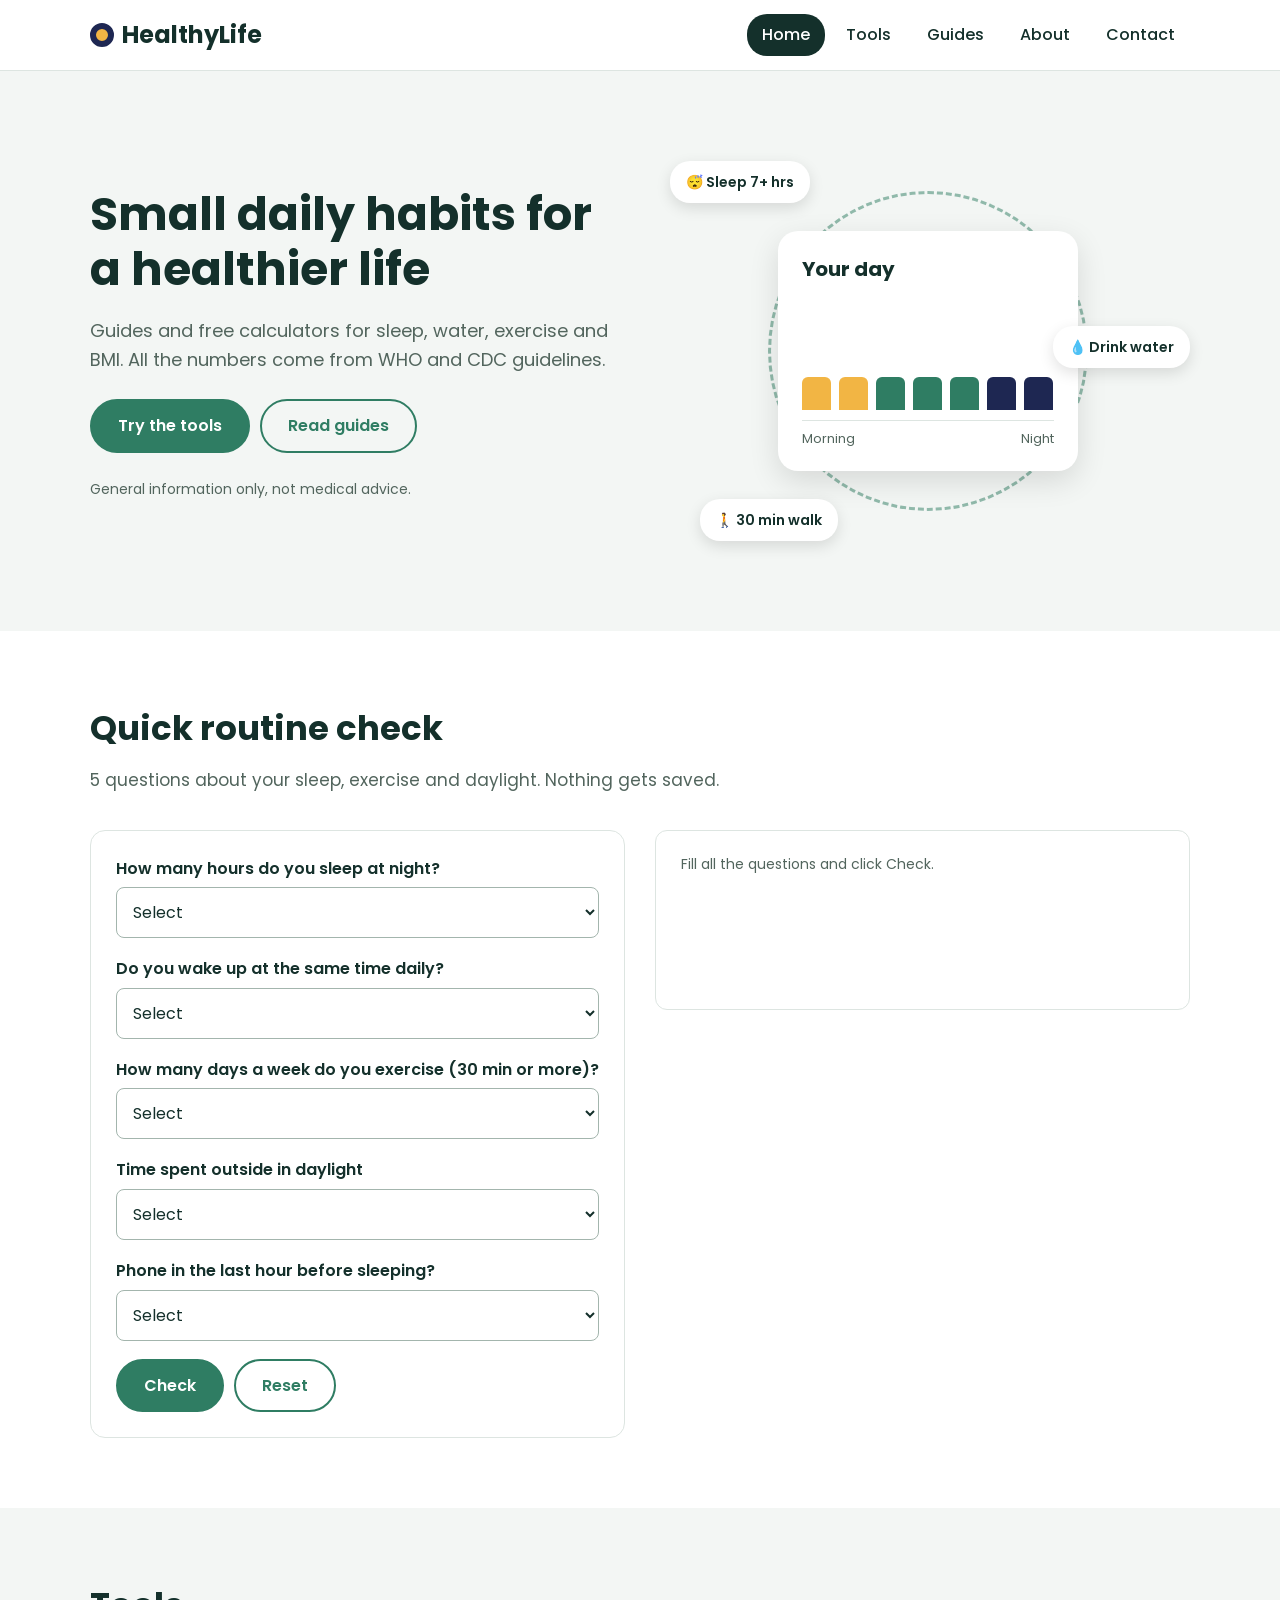
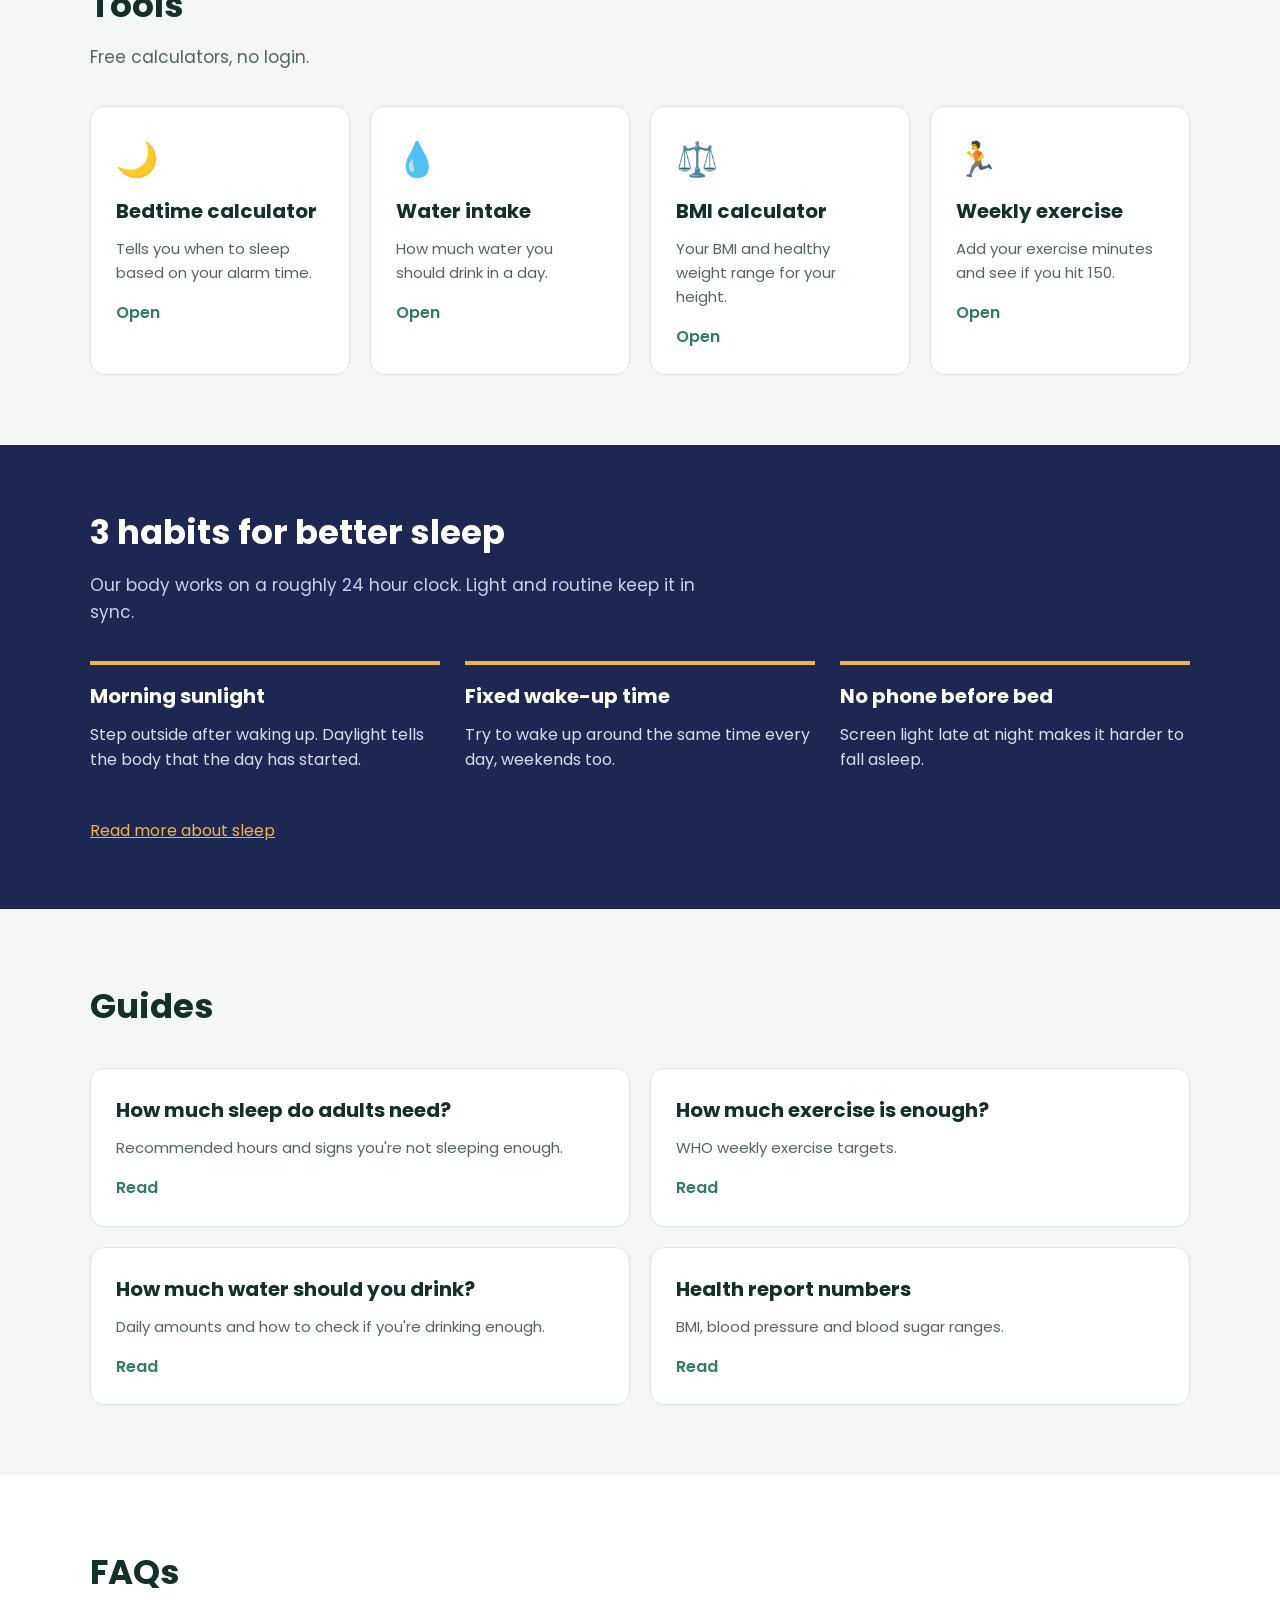
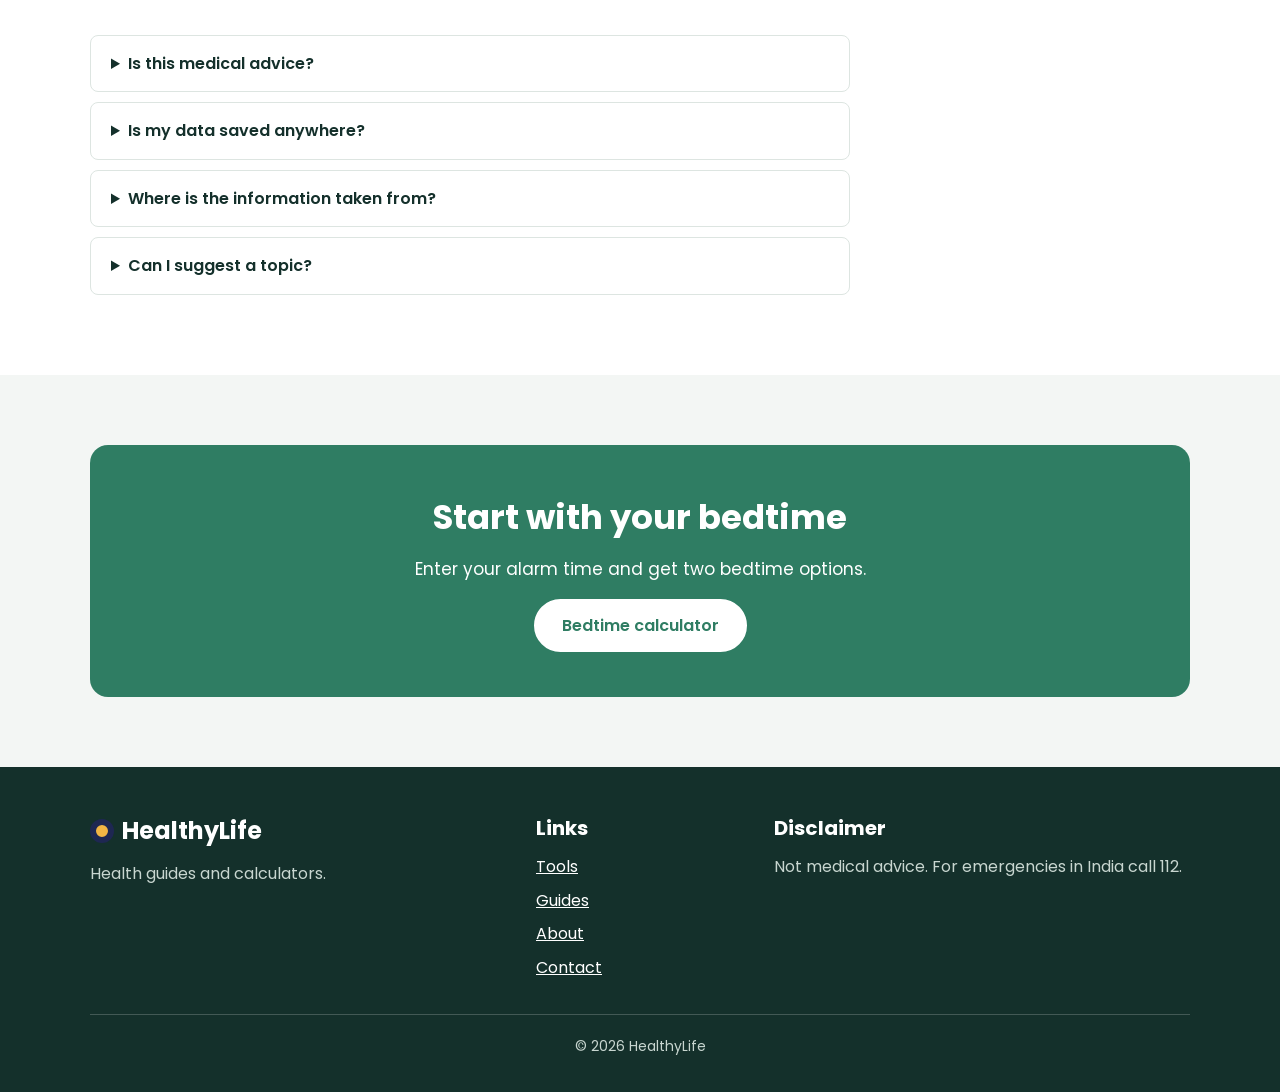
<file: index.html>
<!DOCTYPE html>
<html lang="en">
<head>
  <meta charset="UTF-8">
  <meta name="viewport" content="width=device-width, initial-scale=1.0">
  <title>HealthyLife | Health tips & tools</title>
  <meta name="description" content="Health guides and free calculators for sleep, water, BMI and exercise.">
  <link rel="preconnect" href="https://fonts.googleapis.com">
  <link rel="preconnect" href="https://fonts.gstatic.com" crossorigin>
  <link href="https://fonts.googleapis.com/css2?family=Poppins:wght@400;500;600;700&display=swap" rel="stylesheet">
  <link rel="stylesheet" href="style.css">
</head>
<body>

<header class="header">
  <div class="container nav-wrap">
    <a href="index.html" class="logo"><span class="dot"></span>HealthyLife</a>
    <button class="menuBtn" id="menuBtn">Menu</button>
    <nav>
      <ul class="navLinks" id="navLinks">
        <li><a href="index.html" class="active">Home</a></li>
        <li><a href="tools.html">Tools</a></li>
        <li><a href="guides.html">Guides</a></li>
        <li><a href="about.html">About</a></li>
        <li><a href="contact.html">Contact</a></li>
      </ul>
    </nav>
  </div>
</header>

<main>
  <section class="hero">
    <div class="container hero-wrap">
      <div class="left">
        <h1>Small daily habits for a healthier life</h1>
        <p>Guides and free calculators for sleep, water, exercise and BMI. All the numbers come from WHO and CDC guidelines.</p>
        <div class="btns">
          <a href="tools.html" class="btn btn-main">Try the tools</a>
          <a href="guides.html" class="btn btn-border">Read guides</a>
        </div>
        <p class="note">General information only, not medical advice.</p>
      </div>

      <div class="right">
        <div class="circle"></div> 
        <div class="daycard">
          <h3>Your day</h3>
          <div class="bars">
            <div class="bar b1"></div>
            <div class="bar b2"></div>
            <div class="bar b3"></div>
            <div class="bar b4"></div>
            <div class="bar b5"></div>
            <div class="bar b6"></div>
            <div class="bar b7"></div>
          </div>
          <div class="labels"><span>Morning</span><span>Night</span></div>
        </div>
        <div class="tag tag1">😴 Sleep 7+ hrs</div>
        <div class="tag tag2">💧 Drink water</div>
        <div class="tag tag3">🚶 30 min walk</div>
      </div>
    </div>
  </section>

  <section class="white">
    <div class="container">
      <div class="heading">
        <h2>Quick routine check</h2>
        <p>5 questions about your sleep, exercise and daylight. Nothing gets saved.</p>
      </div>

      <div class="row">
        <form class="box" id="quizForm">
          <div class="field">
            <label for="sleepHrs">How many hours do you sleep at night?</label>
            <select id="sleepHrs">
              <option value="">Select</option>
              <option value="less">Less than 7</option>
              <option value="7-9">7 - 9 hours</option>
              <option value="more">More than 9</option>
            </select>
          </div>
          <div class="field">
            <label for="wake">Do you wake up at the same time daily?</label>
            <select id="wake">
              <option value="">Select</option>
              <option value="same">Yes, mostly</option>
              <option value="sometimes">Sometimes</option>
              <option value="rarely">Rarely</option>
            </select>
          </div>
          <div class="field">
            <label for="exercise">How many days a week do you exercise (30 min or more)?</label>
            <select id="exercise">
              <option value="">Select</option>
              <option value="0-1">0 - 1 day</option>
              <option value="2-3">2 - 3 days</option>
              <option value="4+">4 or more</option>
            </select>
          </div>
          <div class="field">
            <label for="sun">Time spent outside in daylight</label>
            <select id="sun">
              <option value="">Select</option>
              <option value="less">Under 30 minutes</option>
              <option value="more">30 minutes or more</option>
            </select>
          </div>
          <div class="field"> 
            <label for="phone">Phone in the last hour before sleeping?</label>
            <select id="phone">
              <option value="">Select</option>
              <option value="rarely">Rarely</option>
              <option value="often">Most nights</option>
            </select>
          </div>
          <div class="btns">
            <button type="submit" class="btn btn-main">Check</button>
            <button type="reset" class="btn btn-border">Reset</button>
          </div>
        </form>

        <div class="output" id="quizResult">
          <p class="muted">Fill all the questions and click Check.</p>
        </div>
      </div>
    </div>
  </section>

  <section>
    <div class="container">
      <div class="heading">
        <h2>Tools</h2>
        <p>Free calculators, no login.</p>
      </div>
      <div class="cards">
        <a href="tools.html#bedtime" class="card">
          <div class="icon">🌙</div>
          <h3>Bedtime calculator</h3>
          <p>Tells you when to sleep based on your alarm time.</p>
          <span class="link-text">Open</span>
        </a>
        <a href="tools.html#water" class="card">
          <div class="icon">💧</div>
          <h3>Water intake</h3>
          <p>How much water you should drink in a day.</p>
          <span class="link-text">Open</span>
        </a>
        <a href="tools.html#bmi" class="card">
          <div class="icon">⚖️</div>
          <h3>BMI calculator</h3>
          <p>Your BMI and healthy weight range for your height.</p>
          <span class="link-text">Open</span>
        </a>
        <a href="tools.html#weekly" class="card">
          <div class="icon">🏃</div>
          <h3>Weekly exercise</h3>
          <p>Add your exercise minutes and see if you hit 150.</p>
          <span class="link-text">Open</span>
        </a>
      </div>
    </div>
  </section>

  <section class="dark">
    <div class="container">
      <div class="heading">
        <h2>3 habits for better sleep</h2>
        <p>Our body works on a roughly 24 hour clock. Light and routine keep it in sync.</p>
      </div>
      <div class="habits">
        <article class="habit">
          <h3>Morning sunlight</h3>
          <p>Step outside after waking up. Daylight tells the body that the day has started.</p>
        </article>
        <article class="habit">
          <h3>Fixed wake-up time</h3>
          <p>Try to wake up around the same time every day, weekends too.</p>
        </article>
        <article class="habit">
          <h3>No phone before bed</h3>
          <p>Screen light late at night makes it harder to fall asleep.</p>
        </article>
      </div>
      <a href="guides.html#sleep">Read more about sleep</a>
    </div>
  </section>

  <section>
    <div class="container">
      <div class="heading">
        <h2>Guides</h2>
      </div>
      <div class="cards cards2">
        <a href="guides.html#sleep" class="card">
          <h3>How much sleep do adults need?</h3>
          <p>Recommended hours and signs you're not sleeping enough.</p>
          <span class="link-text">Read</span>
        </a>
        <a href="guides.html#exercise" class="card">
          <h3>How much exercise is enough?</h3>
          <p>WHO weekly exercise targets.</p>
          <span class="link-text">Read</span>
        </a>
        <a href="guides.html#water" class="card">
          <h3>How much water should you drink?</h3>
          <p>Daily amounts and how to check if you're drinking enough.</p>
          <span class="link-text">Read</span>
        </a>
        <a href="guides.html#numbers" class="card">
          <h3>Health report numbers</h3>
          <p>BMI, blood pressure and blood sugar ranges.</p>
          <span class="link-text">Read</span>
        </a>
      </div>
    </div>
  </section>

  <section class="white">
    <div class="container">
      <div class="heading">
        <h2>FAQs</h2>
      </div>
      <div class="faq">
        <details>
          <summary>Is this medical advice?</summary>
          <p>No. This is general information. Please consult a doctor for anything personal.</p>
        </details>
        <details>
          <summary>Is my data saved anywhere?</summary>
          <p>No, all the calculators run in the browser itself. Nothing is stored or sent.</p>
        </details>
        <details>
          <summary>Where is the information taken from?</summary>
          <p>Mostly from WHO and CDC. Sources are listed at the end of each guide.</p>
        </details>
        <details>
          <summary>Can I suggest a topic?</summary>
          <p>Yes, use the <a href="contact.html">contact page</a>.</p>
        </details>
      </div>
    </div>
  </section>

  <section>
    <div class="container">
      <div class="cta">
        <h2>Start with your bedtime</h2>
        <p>Enter your alarm time and get two bedtime options.</p>
        <a href="tools.html#bedtime" class="btn btn-light">Bedtime calculator</a>
      </div>
    </div>
  </section>
</main>

<footer class="footer">
  <div class="container">
    <div class="footer-grid">
      <div>
        <a href="index.html" class="logo"><span class="dot"></span>HealthyLife</a>
        <p>Health guides and calculators.</p>
      </div>
      <div>
        <h3>Links</h3>
        <ul>
          <li><a href="tools.html">Tools</a></li>
          <li><a href="guides.html">Guides</a></li>
          <li><a href="about.html">About</a></li>
          <li><a href="contact.html">Contact</a></li>
        </ul>
      </div>
      <div>
        <h3>Disclaimer</h3>
        <p>Not medical advice. For emergencies in India call 112.</p>
      </div>
    </div>
    <p class="copy">&copy; 2026 HealthyLife</p>
  </div>
</footer>

<script src="script.js"></script>
</body>
</html>
</file>
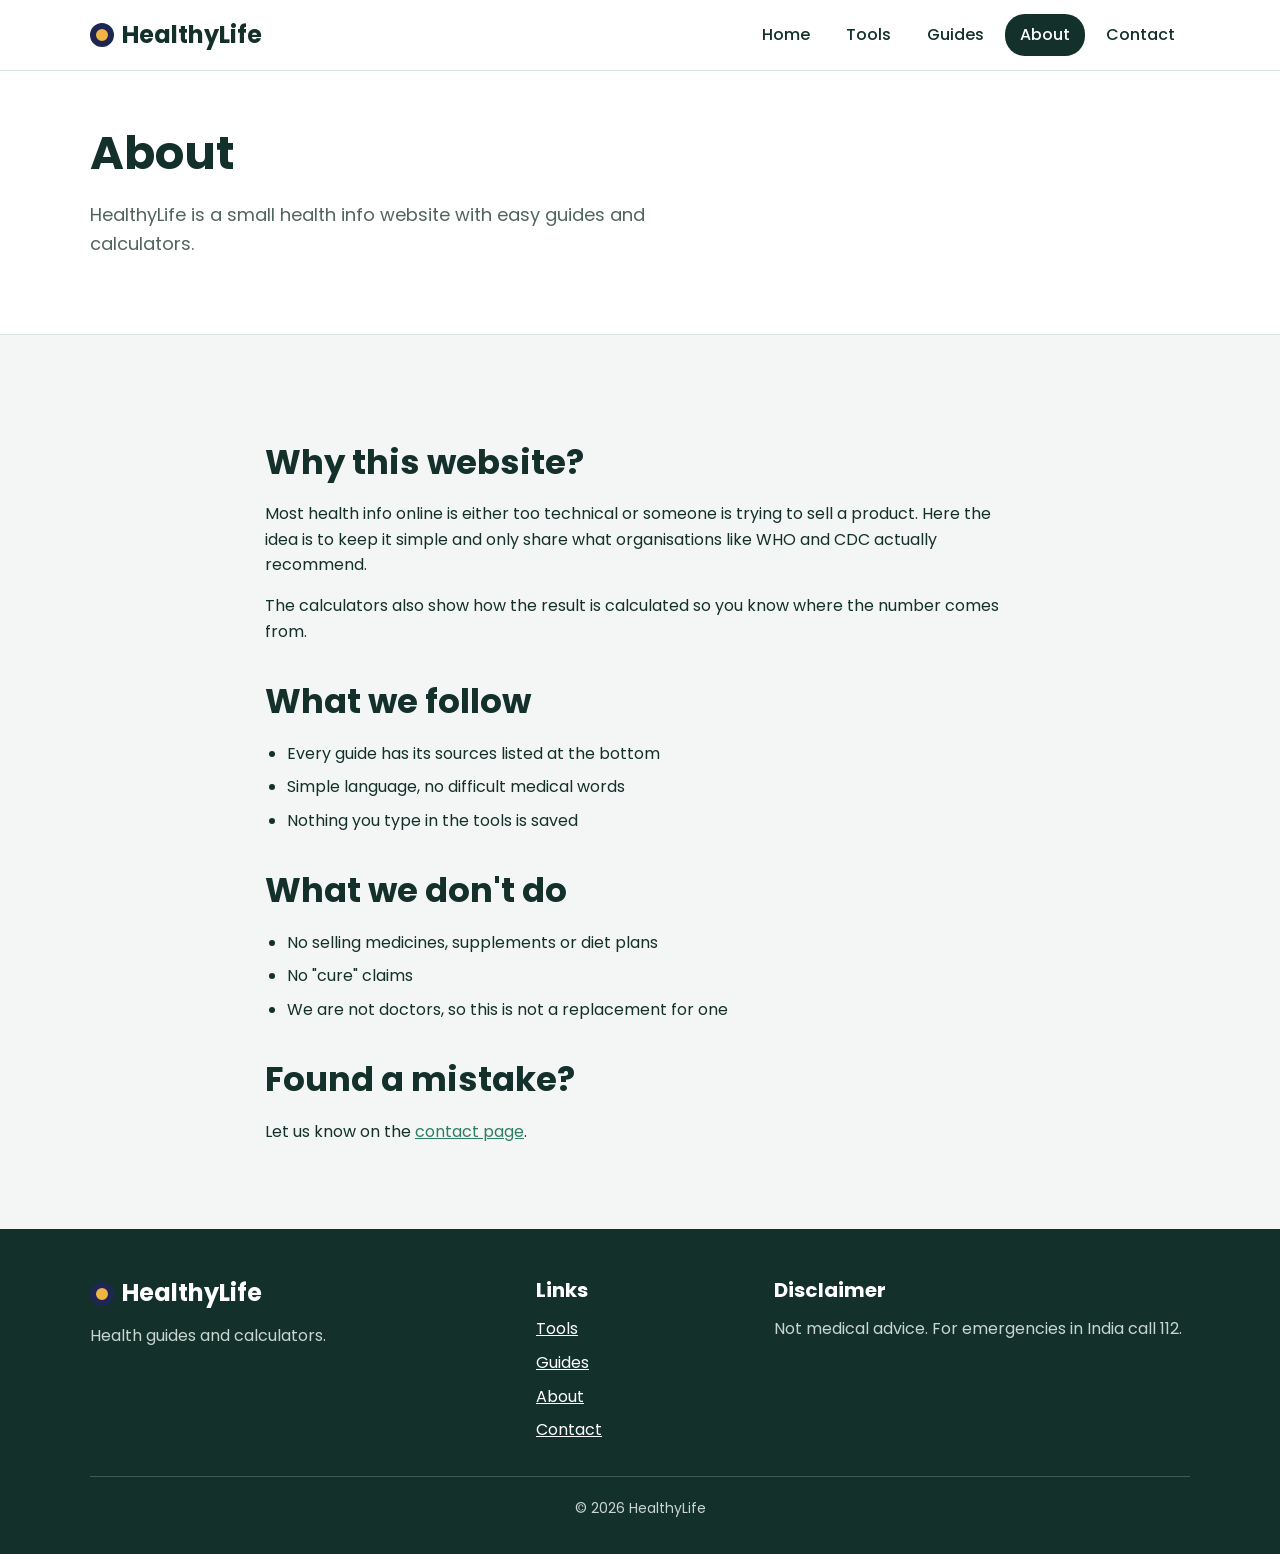
<file: about.html>
<!DOCTYPE html>
<html lang="en">
<head>
  <meta charset="UTF-8">
  <meta name="viewport" content="width=device-width, initial-scale=1.0">
  <title>About | HealthyLife</title>
  <meta name="description" content="About HealthyLife.">
  <link rel="preconnect" href="https://fonts.googleapis.com">
  <link rel="preconnect" href="https://fonts.gstatic.com" crossorigin>
  <link href="https://fonts.googleapis.com/css2?family=Poppins:wght@400;500;600;700&display=swap" rel="stylesheet">
  <link rel="stylesheet" href="style.css">
</head>
<body>

<header class="header">
  <div class="container nav-wrap">
    <a href="index.html" class="logo"><span class="dot"></span>HealthyLife</a>
    <button class="menuBtn" id="menuBtn">Menu</button>
    <nav>
      <ul class="navLinks" id="navLinks">
        <li><a href="index.html">Home</a></li>
        <li><a href="tools.html">Tools</a></li>
        <li><a href="guides.html">Guides</a></li>
        <li><a href="about.html" class="active">About</a></li>
        <li><a href="contact.html">Contact</a></li>
      </ul>
    </nav>
  </div>
</header>

<main>
  <section class="banner">
    <div class="container">
      <h1>About</h1>
      <p>HealthyLife is a small health info website with easy guides and calculators.</p>
    </div>
  </section>

  <section>
    <div class="container about">
      <h2>Why this website?</h2>
      <p>Most health info online is either too technical or someone is trying to sell a product. Here the idea is to keep it simple and only share what organisations like WHO and CDC actually recommend.</p>
      <p>The calculators also show how the result is calculated so you know where the number comes from.</p>

      <h2>What we follow</h2>
      <ul>
        <li>Every guide has its sources listed at the bottom</li>
        <li>Simple language, no difficult medical words</li>
        <li>Nothing you type in the tools is saved</li>
      </ul>

      <h2>What we don't do</h2>
      <ul>
        <li>No selling medicines, supplements or diet plans</li>
        <li>No "cure" claims</li>
        <li>We are not doctors, so this is not a replacement for one</li>
      </ul>

      <h2>Found a mistake?</h2>
      <p>Let us know on the <a href="contact.html">contact page</a>.</p>
    </div>
  </section>
</main>

<footer class="footer">
  <div class="container">
    <div class="footer-grid">
      <div>
        <a href="index.html" class="logo"><span class="dot"></span>HealthyLife</a>
        <p>Health guides and calculators.</p>
      </div>
      <div>
        <h3>Links</h3>
        <ul>
          <li><a href="tools.html">Tools</a></li>
          <li><a href="guides.html">Guides</a></li>
          <li><a href="about.html">About</a></li>
          <li><a href="contact.html">Contact</a></li>
        </ul>
      </div>
      <div>
        <h3>Disclaimer</h3>
        <p>Not medical advice. For emergencies in India call 112.</p>
      </div>
    </div>
    <p class="copy">&copy; 2026 HealthyLife</p>
  </div>
</footer>

<script src="script.js"></script>
</body>
</html>
</file>
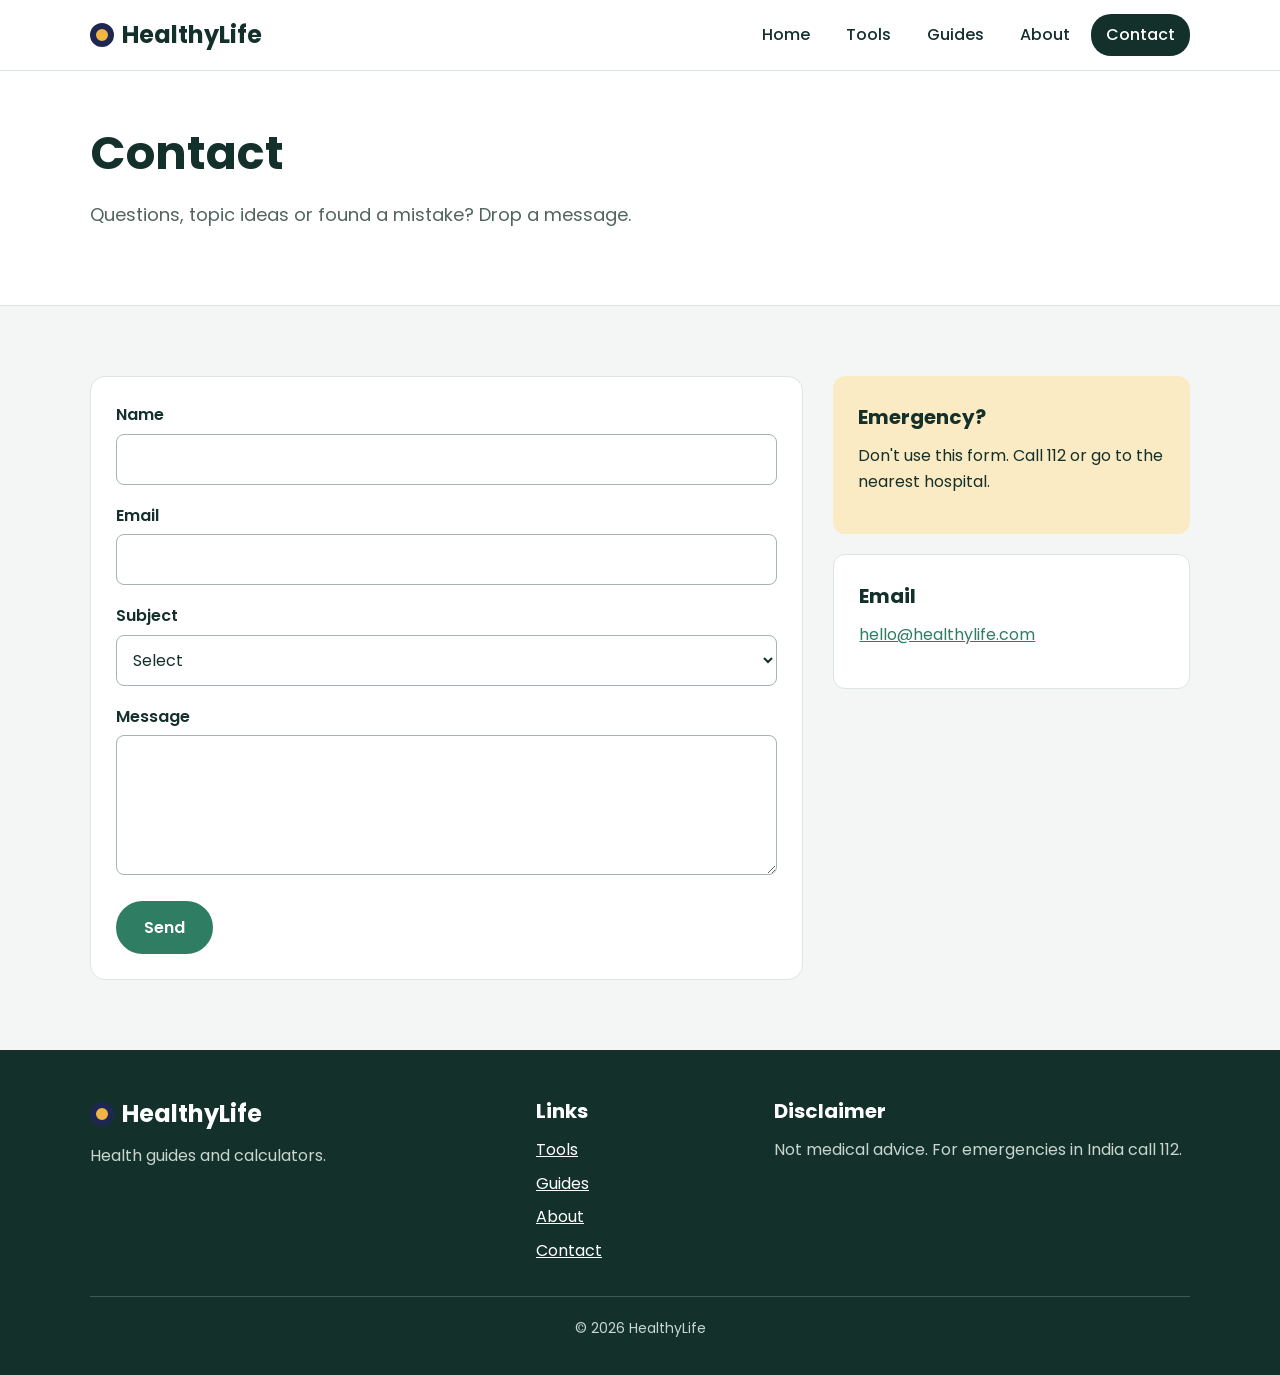
<file: contact.html>
<!DOCTYPE html>
<html lang="en">
<head>
  <meta charset="UTF-8">
  <meta name="viewport" content="width=device-width, initial-scale=1.0">
  <title>Contact | HealthyLife</title>
  <meta name="description" content="Contact HealthyLife.">
  <link rel="preconnect" href="https://fonts.googleapis.com">
  <link rel="preconnect" href="https://fonts.gstatic.com" crossorigin>
  <link href="https://fonts.googleapis.com/css2?family=Poppins:wght@400;500;600;700&display=swap" rel="stylesheet">
  <link rel="stylesheet" href="style.css">
</head>
<body>

<header class="header">
  <div class="container nav-wrap">
    <a href="index.html" class="logo"><span class="dot"></span>HealthyLife</a>
    <button class="menuBtn" id="menuBtn">Menu</button>
    <nav>
      <ul class="navLinks" id="navLinks">
        <li><a href="index.html">Home</a></li>
        <li><a href="tools.html">Tools</a></li>
        <li><a href="guides.html">Guides</a></li>
        <li><a href="about.html">About</a></li>
        <li><a href="contact.html" class="active">Contact</a></li>
      </ul>
    </nav>
  </div>
</header>

<main>
  <section class="banner">
    <div class="container">
      <h1>Contact</h1>
      <p>Questions, topic ideas or found a mistake? Drop a message.</p>
    </div>
  </section>

  <section>
    <div class="container contact-wrap">
      <div>
        <form class="box" id="contactForm">
          <div class="field">
            <label for="name">Name</label>
            <input type="text" id="name">
            <p class="err" id="nameErr"></p>
          </div>
          <div class="field">
            <label for="email">Email</label>
            <input type="email" id="email">
            <p class="err" id="emailErr"></p>
          </div>
          <div class="field">
            <label for="topic">Subject</label>
            <select id="topic">
              <option value="">Select</option>
              <option value="question">Question</option>
              <option value="idea">Topic suggestion</option>
              <option value="mistake">Report a mistake</option>
              <option value="other">Other</option>
            </select>
            <p class="err" id="topicErr"></p>
          </div>
          <div class="field">
            <label for="message">Message</label>
            <textarea id="message"></textarea>
            <p class="err" id="msgErr"></p>
          </div>
          <button type="submit" class="btn btn-main">Send</button>
        </form>

        <div class="thanks" id="thanks">
          <h2>Thanks <span id="thanksName"></span>!</h2>
          <p>We got your message and will get back to you soon.</p>
        </div>
      </div>

      <aside>
        <div class="side-box yellow">
          <h3>Emergency?</h3>
          <p>Don't use this form. Call 112 or go to the nearest hospital.</p>
        </div>
        <div class="side-box">
          <h3>Email</h3>
          <p><a href="mailto:hello@healthylife.com">hello@healthylife.com</a></p>
        </div>
      </aside>
    </div>
  </section>
</main>

<footer class="footer">
  <div class="container">
    <div class="footer-grid">
      <div>
        <a href="index.html" class="logo"><span class="dot"></span>HealthyLife</a>
        <p>Health guides and calculators.</p>
      </div>
      <div>
        <h3>Links</h3>
        <ul>
          <li><a href="tools.html">Tools</a></li>
          <li><a href="guides.html">Guides</a></li>
          <li><a href="about.html">About</a></li>
          <li><a href="contact.html">Contact</a></li>
        </ul>
      </div>
      <div>
        <h3>Disclaimer</h3>
        <p>Not medical advice. For emergencies in India call 112.</p>
      </div>
    </div>
    <p class="copy">&copy; 2026 HealthyLife</p>
  </div>
</footer>

<script src="script.js"></script>
</body>
</html>
</file>
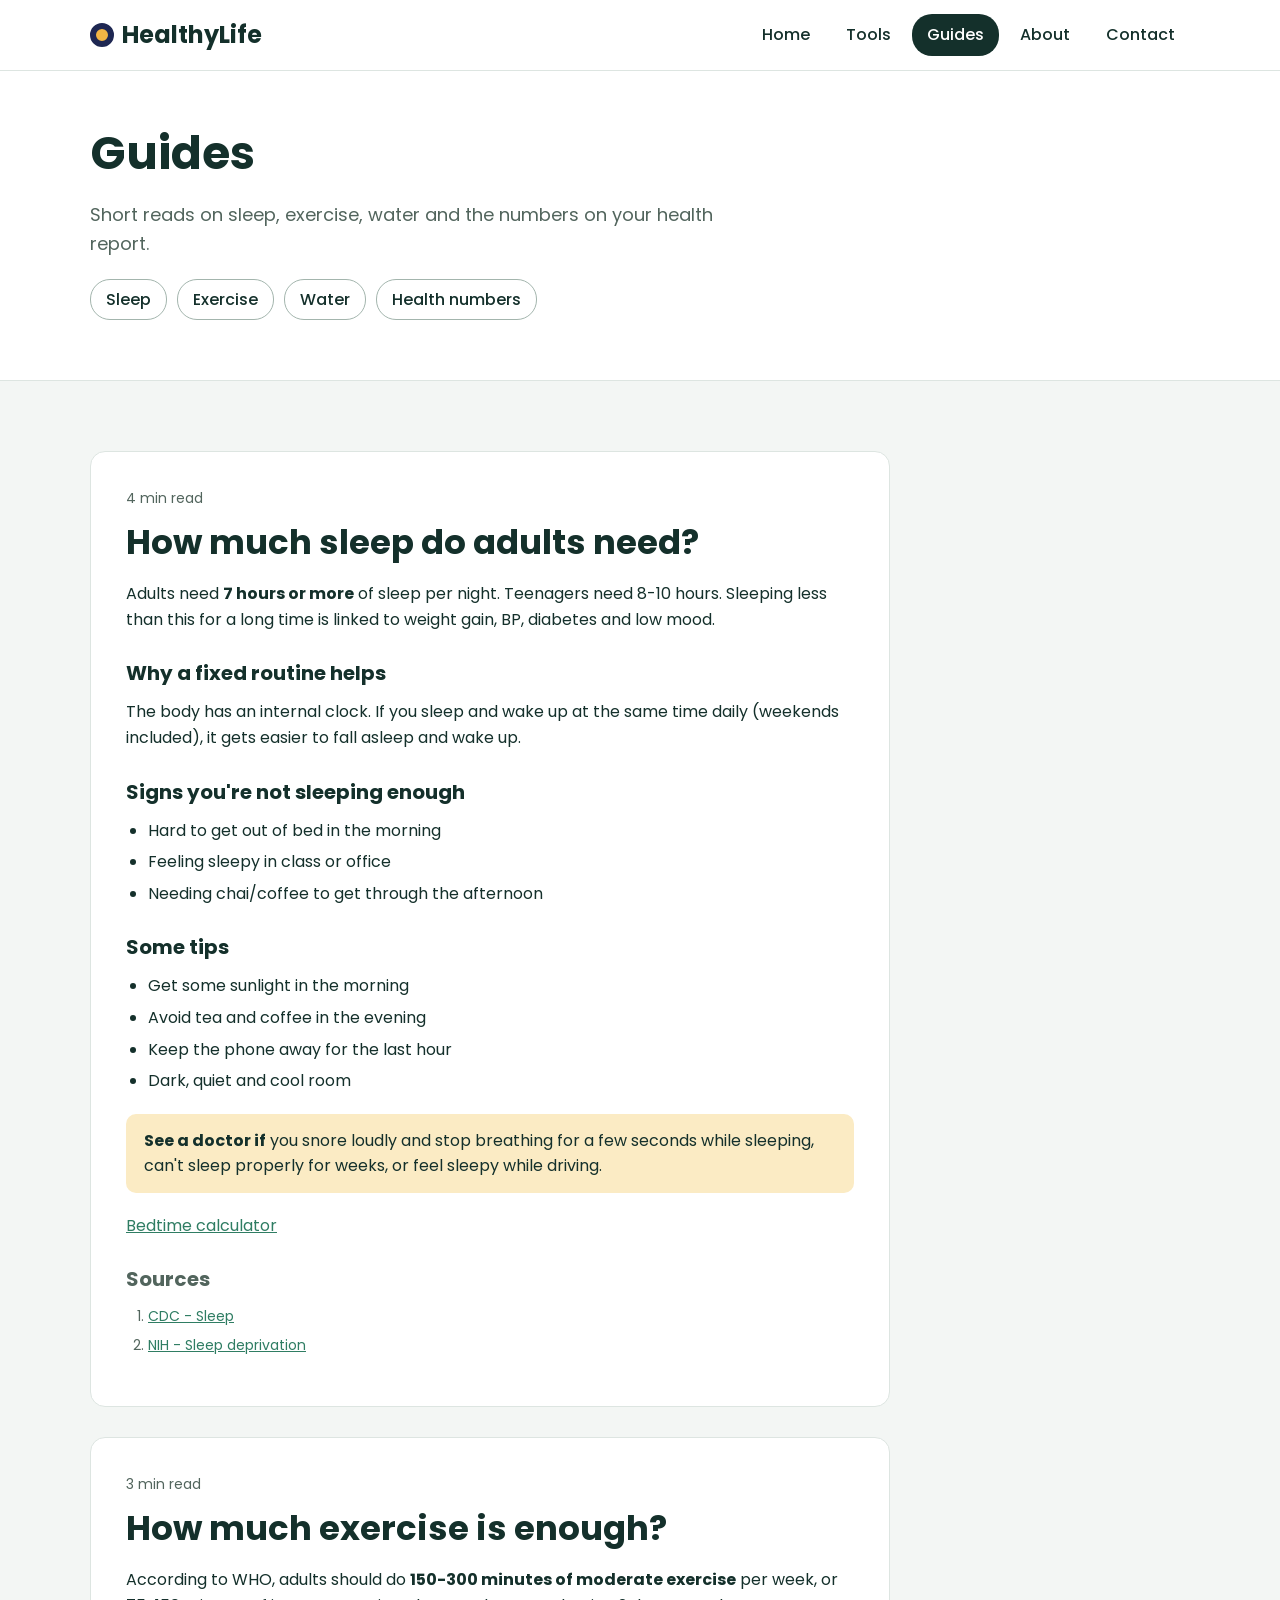
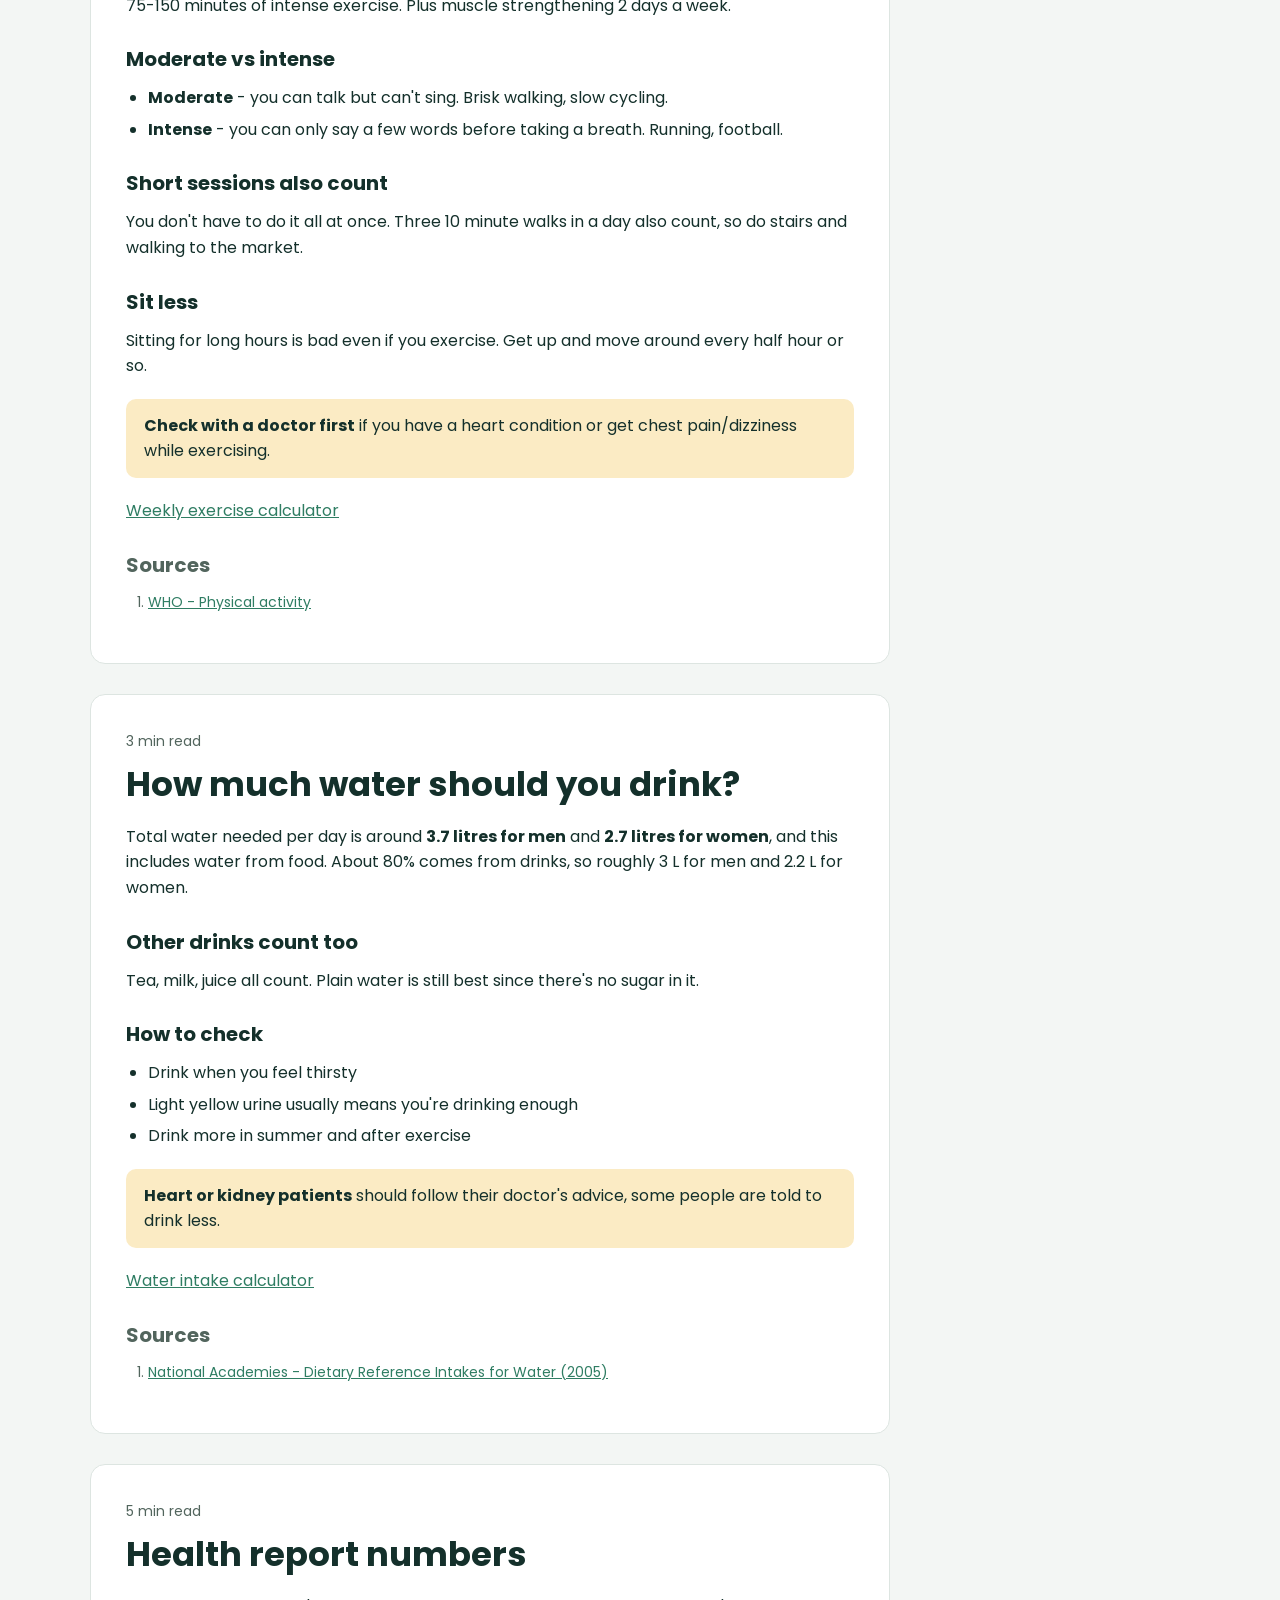
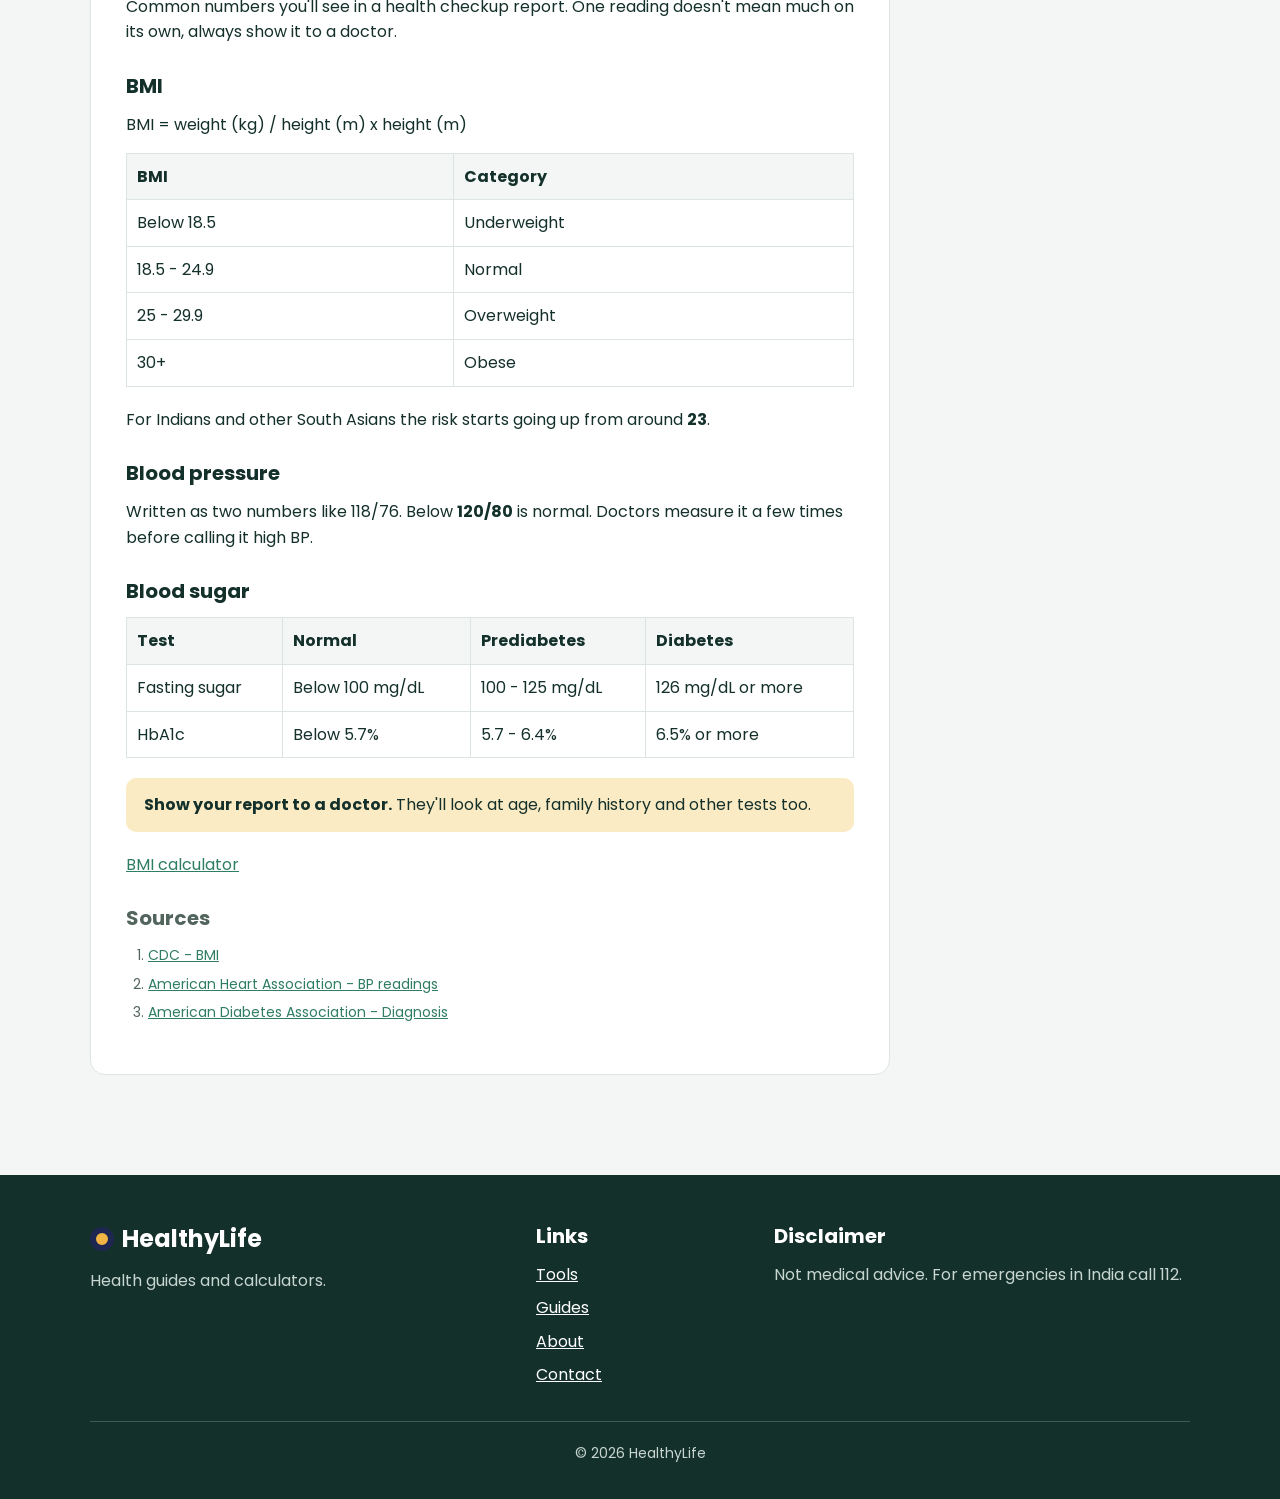
<file: guides.html>
<!DOCTYPE html>
<html lang="en">
<head>
  <meta charset="UTF-8">
  <meta name="viewport" content="width=device-width, initial-scale=1.0">
  <title>Guides | HealthyLife</title>
  <meta name="description" content="Guides on sleep, exercise, water intake and health report numbers.">
  <link rel="preconnect" href="https://fonts.googleapis.com">
  <link rel="preconnect" href="https://fonts.gstatic.com" crossorigin>
  <link href="https://fonts.googleapis.com/css2?family=Poppins:wght@400;500;600;700&display=swap" rel="stylesheet">
  <link rel="stylesheet" href="style.css">
</head>
<body>

<header class="header">
  <div class="container nav-wrap">
    <a href="index.html" class="logo"><span class="dot"></span>HealthyLife</a>
    <button class="menuBtn" id="menuBtn">Menu</button>
    <nav>
      <ul class="navLinks" id="navLinks">
        <li><a href="index.html">Home</a></li>
        <li><a href="tools.html">Tools</a></li>
        <li><a href="guides.html" class="active">Guides</a></li>
        <li><a href="about.html">About</a></li>
        <li><a href="contact.html">Contact</a></li>
      </ul>
    </nav>
  </div>
</header>

<main>
  <section class="banner">
    <div class="container">
      <h1>Guides</h1>
      <p>Short reads on sleep, exercise, water and the numbers on your health report.</p>
      <div class="tabs">
        <a href="#sleep">Sleep</a>
        <a href="#exercise">Exercise</a>
        <a href="#water">Water</a>
        <a href="#numbers">Health numbers</a>
      </div>
    </div>
  </section>

  <section>
    <div class="container">

      <article class="post" id="sleep">
        <p class="time">4 min read</p>
        <h2>How much sleep do adults need?</h2>
        <p>Adults need <strong>7 hours or more</strong> of sleep per night. Teenagers need 8-10 hours. Sleeping less than this for a long time is linked to weight gain, BP, diabetes and low mood.</p>

        <h3>Why a fixed routine helps</h3>
        <p>The body has an internal clock. If you sleep and wake up at the same time daily (weekends included), it gets easier to fall asleep and wake up.</p>

        <h3>Signs you're not sleeping enough</h3>
        <ul>
          <li>Hard to get out of bed in the morning</li>
          <li>Feeling sleepy in class or office</li>
          <li>Needing chai/coffee to get through the afternoon</li>
        </ul>

        <h3>Some tips</h3>
        <ul>
          <li>Get some sunlight in the morning</li>
          <li>Avoid tea and coffee in the evening</li>
          <li>Keep the phone away for the last hour</li>
          <li>Dark, quiet and cool room</li>
        </ul>

        <div class="warning">
          <p><strong>See a doctor if</strong> you snore loudly and stop breathing for a few seconds while sleeping, can't sleep properly for weeks, or feel sleepy while driving.</p>
        </div>

        <p><a href="tools.html#bedtime">Bedtime calculator</a></p>

        <div class="sources">
          <h3>Sources</h3>
          <ol>
            <li><a href="https://www.cdc.gov/sleep/">CDC - Sleep</a></li>
            <li><a href="https://www.nhlbi.nih.gov/health/sleep-deprivation">NIH - Sleep deprivation</a></li>
          </ol>
        </div>
      </article>

      <article class="post" id="exercise">
        <p class="time">3 min read</p>
        <h2>How much exercise is enough?</h2>
        <p>According to WHO, adults should do <strong>150-300 minutes of moderate exercise</strong> per week, or 75-150 minutes of intense exercise. Plus muscle strengthening 2 days a week.</p>

        <h3>Moderate vs intense</h3>
        <ul>
          <li><strong>Moderate</strong> - you can talk but can't sing. Brisk walking, slow cycling.</li>
          <li><strong>Intense</strong> - you can only say a few words before taking a breath. Running, football.</li>
        </ul>

        <h3>Short sessions also count</h3>
        <p>You don't have to do it all at once. Three 10 minute walks in a day also count, so do stairs and walking to the market.</p>

        <h3>Sit less</h3>
        <p>Sitting for long hours is bad even if you exercise. Get up and move around every half hour or so.</p>

        <div class="warning">
          <p><strong>Check with a doctor first</strong> if you have a heart condition or get chest pain/dizziness while exercising.</p>
        </div>

        <p><a href="tools.html#weekly">Weekly exercise calculator</a></p>

        <div class="sources">
          <h3>Sources</h3>
          <ol>
            <li><a href="https://www.who.int/news-room/fact-sheets/detail/physical-activity">WHO - Physical activity</a></li>
          </ol>
        </div>
      </article>

      <article class="post" id="water">
        <p class="time">3 min read</p>
        <h2>How much water should you drink?</h2>
        <p>Total water needed per day is around <strong>3.7 litres for men</strong> and <strong>2.7 litres for women</strong>, and this includes water from food. About 80% comes from drinks, so roughly 3 L for men and 2.2 L for women.</p>

        <h3>Other drinks count too</h3>
        <p>Tea, milk, juice all count. Plain water is still best since there's no sugar in it.</p>

        <h3>How to check</h3>
        <ul>
          <li>Drink when you feel thirsty</li>
          <li>Light yellow urine usually means you're drinking enough</li>
          <li>Drink more in summer and after exercise</li>
        </ul>

        <div class="warning">
          <p><strong>Heart or kidney patients</strong> should follow their doctor's advice, some people are told to drink less.</p>
        </div>

        <p><a href="tools.html#water">Water intake calculator</a></p>

        <div class="sources">
          <h3>Sources</h3>
          <ol>
            <li><a href="https://nap.nationalacademies.org/catalog/10925">National Academies - Dietary Reference Intakes for Water (2005)</a></li>
          </ol>
        </div>
      </article>

      <article class="post" id="numbers">
        <p class="time">5 min read</p>
        <h2>Health report numbers</h2>
        <p>Common numbers you'll see in a health checkup report. One reading doesn't mean much on its own, always show it to a doctor.</p>

        <h3>BMI</h3>
        <p>BMI = weight (kg) / height (m) x height (m)</p>
        <div class="table-wrap">
          <table>
            <tr><th>BMI</th><th>Category</th></tr>
            <tr><td>Below 18.5</td><td>Underweight</td></tr>
            <tr><td>18.5 - 24.9</td><td>Normal</td></tr>
            <tr><td>25 - 29.9</td><td>Overweight</td></tr>
            <tr><td>30+</td><td>Obese</td></tr>
          </table>
        </div>
        <p>For Indians and other South Asians the risk starts going up from around <strong>23</strong>.</p>

        <h3>Blood pressure</h3>
        <p>Written as two numbers like 118/76. Below <strong>120/80</strong> is normal. Doctors measure it a few times before calling it high BP.</p>

        <h3>Blood sugar</h3>
        <div class="table-wrap">
          <table>
            <tr><th>Test</th><th>Normal</th><th>Prediabetes</th><th>Diabetes</th></tr>
            <tr><td>Fasting sugar</td><td>Below 100 mg/dL</td><td>100 - 125 mg/dL</td><td>126 mg/dL or more</td></tr>
            <tr><td>HbA1c</td><td>Below 5.7%</td><td>5.7 - 6.4%</td><td>6.5% or more</td></tr>
          </table>
        </div>

        <div class="warning">
          <p><strong>Show your report to a doctor.</strong> They'll look at age, family history and other tests too.</p>
        </div>

        <p><a href="tools.html#bmi">BMI calculator</a></p>

        <div class="sources">
          <h3>Sources</h3>
          <ol>
            <li><a href="https://www.cdc.gov/bmi/">CDC - BMI</a></li>
            <li><a href="https://www.heart.org/en/health-topics/high-blood-pressure/understanding-blood-pressure-readings">American Heart Association - BP readings</a></li>
            <li><a href="https://diabetes.org/about-diabetes/diagnosis">American Diabetes Association - Diagnosis</a></li>
          </ol>
        </div>
      </article>

    </div>
  </section>
</main>

<footer class="footer">
  <div class="container">
    <div class="footer-grid">
      <div>
        <a href="index.html" class="logo"><span class="dot"></span>HealthyLife</a>
        <p>Health guides and calculators.</p>
      </div>
      <div>
        <h3>Links</h3>
        <ul>
          <li><a href="tools.html">Tools</a></li>
          <li><a href="guides.html">Guides</a></li>
          <li><a href="about.html">About</a></li>
          <li><a href="contact.html">Contact</a></li>
        </ul>
      </div>
      <div>
        <h3>Disclaimer</h3>
        <p>Not medical advice. For emergencies in India call 112.</p>
      </div>
    </div>
    <p class="copy">&copy; 2026 HealthyLife</p>
  </div>
</footer>

<script src="script.js"></script>
</body>
</html>
</file>
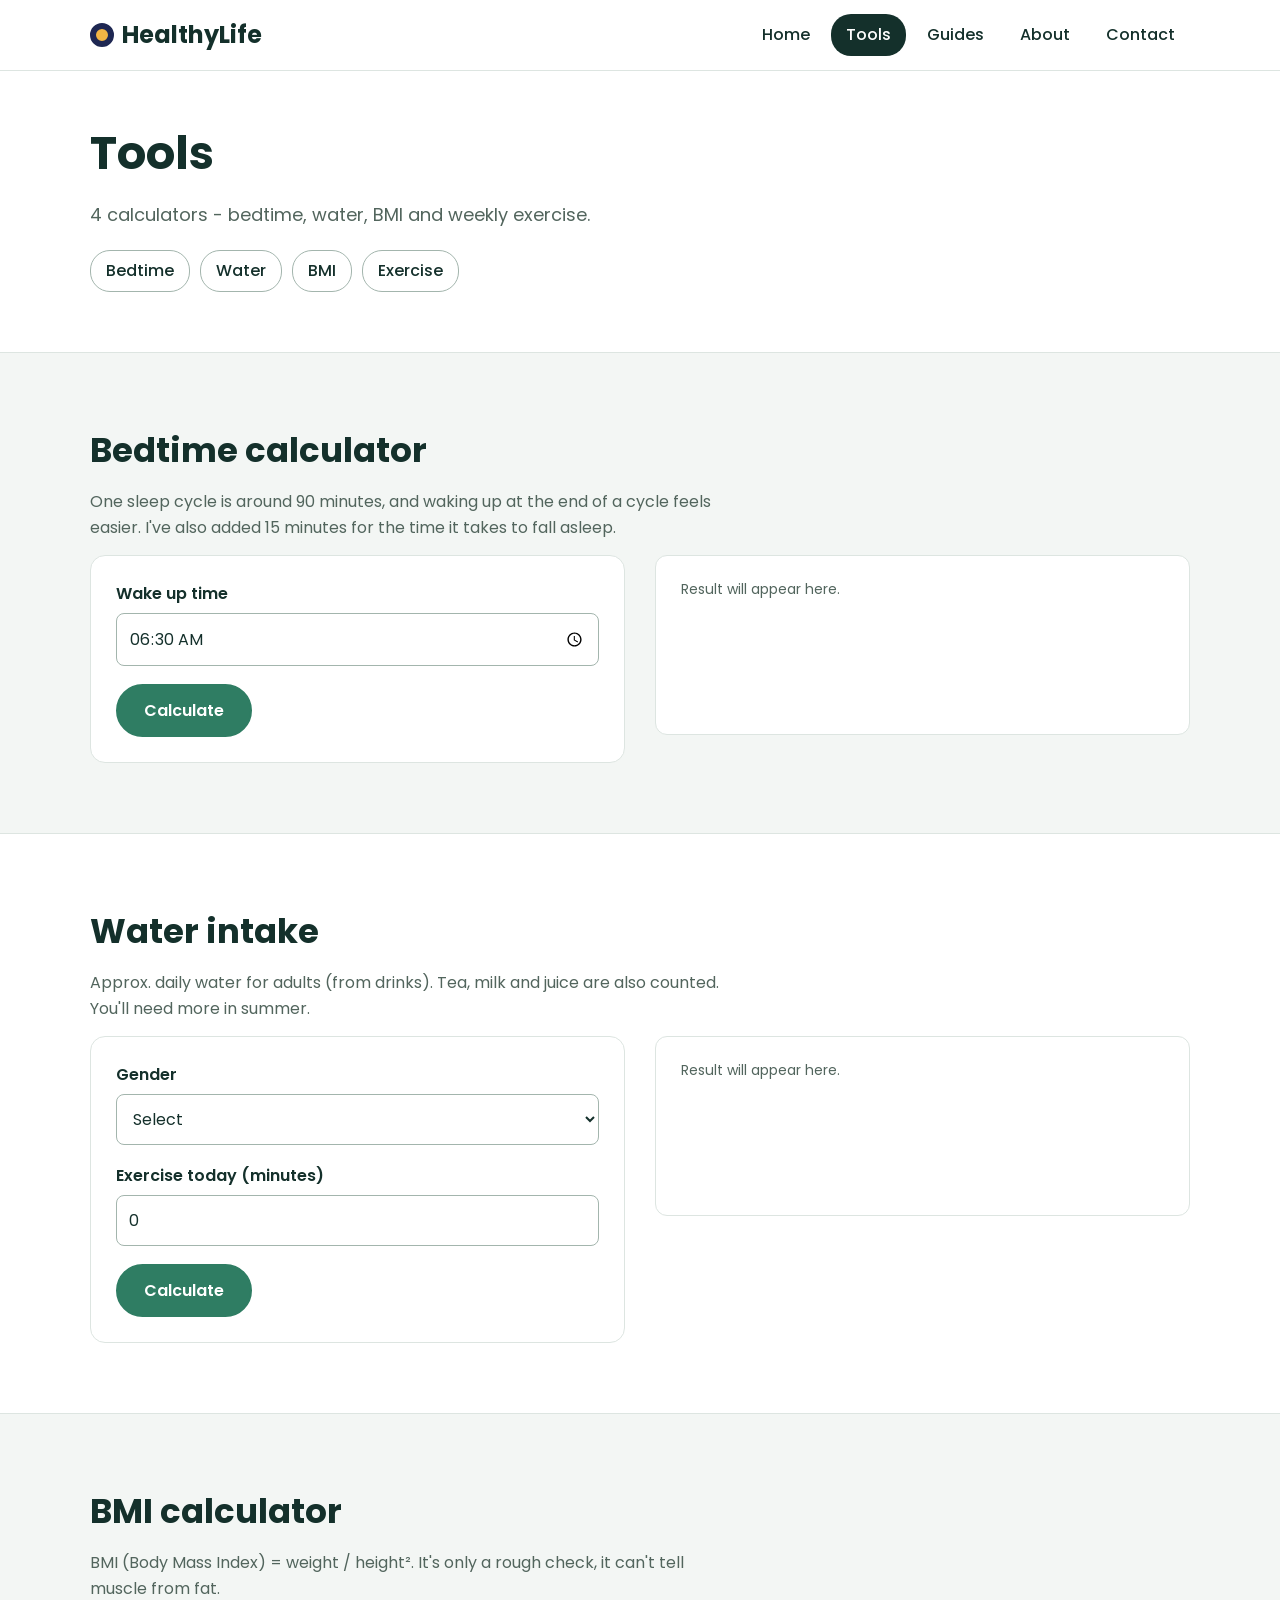
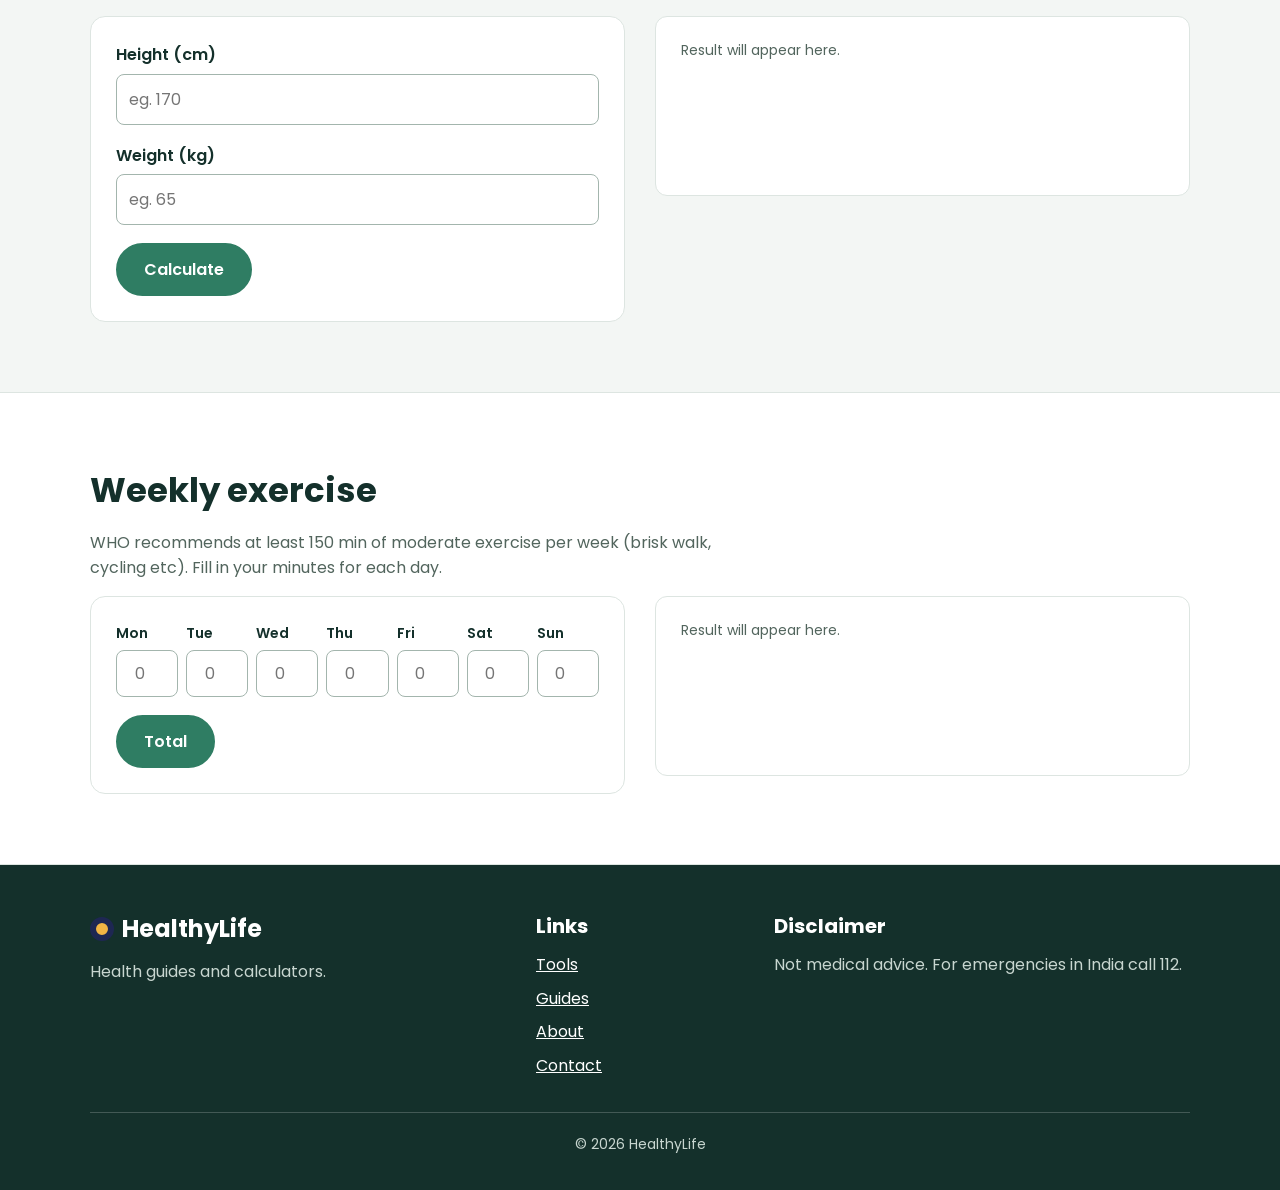
<file: tools.html>
<!doctype html>
<html lang="en">
  <head>
    <meta charset="UTF-8" />
    <meta name="viewport" content="width=device-width, initial-scale=1.0" />
    <title>Tools | HealthyLife</title>
    <meta
      name="description"
      content="Bedtime, water intake, BMI and weekly exercise calculators."
    />
    <link rel="preconnect" href="https://fonts.googleapis.com" />
    <link rel="preconnect" href="https://fonts.gstatic.com" crossorigin />
    <link
      href="https://fonts.googleapis.com/css2?family=Poppins:wght@400;500;600;700&display=swap"
      rel="stylesheet"
    />
    <link rel="stylesheet" href="style.css" />
  </head>
  <body>
    <header class="header">
      <div class="container nav-wrap">
        <a href="index.html" class="logo"
          ><span class="dot"></span>HealthyLife</a
        >
        <button class="menuBtn" id="menuBtn">Menu</button>
        <nav>
          <ul class="navLinks" id="navLinks">
            <li><a href="index.html">Home</a></li>
            <li><a href="tools.html" class="active">Tools</a></li>
            <li><a href="guides.html">Guides</a></li>
            <li><a href="about.html">About</a></li>
            <li><a href="contact.html">Contact</a></li>
          </ul>
        </nav>
      </div>
    </header>

    <main>
      <section class="banner">
        <div class="container">
          <h1>Tools</h1>
          <p>4 calculators - bedtime, water, BMI and weekly exercise.</p>
          <div class="tabs">
            <a href="#bedtime">Bedtime</a>
            <a href="#water">Water</a>
            <a href="#bmi">BMI</a>
            <a href="#weekly">Exercise</a>
          </div>
        </div>
      </section>

      <section class="tool" id="bedtime">
        <div class="container">
          <h2>Bedtime calculator</h2>
          <p class="info">
            One sleep cycle is around 90 minutes, and waking up at the end of a
            cycle feels easier. I've also added 15 minutes for the time it takes
            to fall asleep.
          </p>
          <div class="row">
            <form class="box" id="bedForm">
              <div class="field">
                <label for="wakeTime">Wake up time</label>
                <input type="time" id="wakeTime" value="06:30" />
              </div>
              <button type="submit" class="btn btn-main">Calculate</button>
            </form>
            <div class="output" id="bedResult">
              <p class="muted">Result will appear here.</p>
            </div>
          </div>
        </div>
      </section>

      <section class="tool white" id="water">
        <div class="container">
          <h2>Water intake</h2>
          <p class="info">
            Approx. daily water for adults (from drinks). Tea, milk and juice
            are also counted. You'll need more in summer.
          </p>
          <div class="row">
            <form class="box" id="waterForm">
              <div class="field">
                <label for="gender">Gender</label>
                <select id="gender">
                  <option value="">Select</option>
                  <option value="man">Male</option>
                  <option value="woman">Female</option>
                </select>
              </div>
              <div class="field">
                <label for="exMins">Exercise today (minutes)</label>
                <input type="number" id="exMins" value="0" min="0" max="600" />
              </div>
              <button type="submit" class="btn btn-main">Calculate</button>
            </form>
            <div class="output" id="waterResult">
              <p class="muted">Result will appear here.</p>
            </div>
          </div>
        </div>
      </section>

      <section class="tool" id="bmi">
        <div class="container">
          <h2>BMI calculator</h2>
          <p class="info">
            BMI (Body Mass Index) = weight / height². It's only a rough check,
            it can't tell muscle from fat.
          </p>
          <div class="row">
            <form class="box" id="bmiForm">
              <div class="field">
                <label for="height">Height (cm)</label>
                <input type="number" id="height" placeholder="eg. 170" />
              </div>
              <div class="field">
                <label for="weight">Weight (kg)</label>
                <input type="number" id="weight" placeholder="eg. 65" />
              </div>
              <button type="submit" class="btn btn-main">Calculate</button>
            </form>
            <div class="output" id="bmiResult">
              <p class="muted">Result will appear here.</p>
            </div>
          </div>
        </div>
      </section>

      <section class="tool white" id="weekly">
        <div class="container">
          <h2>Weekly exercise</h2>
          <p class="info">
            WHO recommends at least 150 min of moderate exercise per week (brisk
            walk, cycling etc). Fill in your minutes for each day.
          </p>
          <div class="row">
            <form class="box" id="weekForm">
              <div class="days">
                <div class="field">
                  <label for="day1">Mon</label
                  ><input type="number" id="day1" min="0" placeholder="0" />
                </div>
                <div class="field">
                  <label for="day2">Tue</label
                  ><input type="number" id="day2" min="0" placeholder="0" />
                </div>
                <div class="field">
                  <label for="day3">Wed</label
                  ><input type="number" id="day3" min="0" placeholder="0" />
                </div>
                <div class="field">
                  <label for="day4">Thu</label
                  ><input type="number" id="day4" min="0" placeholder="0" />
                </div>
                <div class="field">
                  <label for="day5">Fri</label
                  ><input type="number" id="day5" min="0" placeholder="0" />
                </div>
                <div class="field">
                  <label for="day6">Sat</label
                  ><input type="number" id="day6" min="0" placeholder="0" />
                </div>
                <div class="field">
                  <label for="day7">Sun</label
                  ><input type="number" id="day7" min="0" placeholder="0" />
                </div>
              </div>
              <button type="submit" class="btn btn-main">Total</button>
            </form>
            <div class="output" id="weekResult">
              <p class="muted">Result will appear here.</p>
            </div>
          </div>
        </div>
      </section>
    </main>

    <footer class="footer">
      <div class="container">
        <div class="footer-grid">
          <div>
            <a href="index.html" class="logo"
              ><span class="dot"></span>HealthyLife</a
            >
            <p>Health guides and calculators.</p>
          </div>
          <div>
            <h3>Links</h3>
            <ul>
              <li><a href="tools.html">Tools</a></li>
              <li><a href="guides.html">Guides</a></li>
              <li><a href="about.html">About</a></li>
              <li><a href="contact.html">Contact</a></li>
            </ul>
          </div>
          <div>
            <h3>Disclaimer</h3>
            <p>Not medical advice. For emergencies in India call 112.</p>
          </div>
        </div>
        <p class="copy">&copy; 2026 HealthyLife</p>
      </div>
    </footer>

    <script src="script.js"></script>
  </body>
</html>
</file>
<file: style.css>
*{
    margin:0;
    padding:0;
    box-sizing:border-box;
}

body{
    font-family: 'Poppins', sans-serif;
    background-color: #F3F6F4;
    color: #14302B;
    line-height: 1.6;
}

a{
    color:#2F7D63;
}

ul{
    list-style:none;
}

h1{
    font-size:46px;
    line-height:1.2;
    margin-bottom:20px;
}
h2{
    font-size:34px;
    margin-bottom:12px;
}
h3{
    font-size:20px;
    margin-bottom:10px;
}
p{
    margin-bottom:15px;
}

.container{
    width:90%;
    max-width:1100px;
    margin-left:auto;
    margin-right:auto;
}

section{
    padding-top:70px;
    padding-bottom:70px;
}

.white{
    background-color:white;
}

header{
    background-color:white;
    border-bottom:1px solid #dde5e1;
    position:sticky;
    top:0;
    z-index:100;
}

.nav-wrap{
    height:70px;
    display:flex;
    justify-content:space-between;
    align-items:center;
}

.logo{
    display:flex;
    align-items:center;
    gap:8px;
    font-size:24px;
    font-weight:bold;
    text-decoration:none;
    color:#14302B;
}

.dot{
    width:24px;
    height:24px;
    border-radius:50%;
    background-color:#F2B544;
    border:6px solid #1E2752;
}

nav ul{
    display:flex;
    gap:6px;
}

nav ul li a{
    display:block;
    padding:8px 15px;
    text-decoration:none;
    color:#14302B;
    font-weight:500;
    border-radius:20px;
}

nav ul li a:hover{
    background-color:#F3F6F4;
}

nav ul li a.active{
    background-color:#14302B;
    color:white;
}

#menuBtn{
    display:none;
    background-color:white;
    border:2px solid #14302B;
    color:#14302B;
    padding:7px 18px;
    border-radius:20px;
    font-size:15px;
    font-weight:600;
    font-family:'Poppins', sans-serif;
    cursor:pointer;
}

.hero-wrap{
    display:flex;
    align-items:center;
    gap:50px;
}

.left{
    flex:1;
}

.left p{
    font-size:18px;
    color:#52655D;
}

.left .note{
    font-size:14px;
}

.btn{
    display:inline-block;
    padding:12px 26px;
    border-radius:30px;
    font-size:16px;
    font-weight:600;
    font-family:'Poppins', sans-serif;
    text-decoration:none;
    cursor:pointer;
    transition:0.3s;
}

.btn-main{
    background-color:#2F7D63;
    color:white;
    border:2px solid #2F7D63;
}

.btn-main:hover{
    background-color:#14302B;
    border:2px solid #14302B;
}

.btn-border{
    background-color:transparent;
    color:#2F7D63;
    border:2px solid #2F7D63;
}

.btn-border:hover{
    background-color:#2F7D63;
    color:white;
}

.btn-light{
    background-color:white;
    color:#2F7D63;
    border:2px solid white;
}

.btns{
    display:flex;
    flex-wrap:wrap;
    gap:10px;
}

.hero .btns{
    margin-top:25px;
    margin-bottom:25px;
}

.right{
    flex:1;
    height:420px;
    position:relative;
    display:flex;
    justify-content:center;
    align-items:center;
}

.circle{
    width:320px;
    height:320px;
    border:3px dashed #2F7D63;
    border-radius:50%;
    position:absolute;
    opacity:0.5;
    animation:rotate 20s linear infinite;
}

.daycard{
    width:300px;
    background-color:white;
    padding:22px 24px;
    border-radius:20px;
    box-shadow:0px 10px 30px rgba(0,0,0,0.12);
    position:relative;
    z-index:2;
}

.bars{
    display:flex;
    align-items:flex-end;
    gap:8px;
    height:110px;
    margin-top:15px;
    margin-bottom:10px;
}

.bar{
    flex:1;
    height:30%;
    border-radius:6px 6px 0px 0px;
    animation:grow 1.6s ease-in-out infinite alternate;
}

.b1{
    background-color:#F2B544;
}
.b2{
    background-color:#F2B544;
    animation-delay:0.2s;
}
.b3{
    background-color:#2F7D63;
    animation-delay:0.4s;
}
.b4{
    background-color:#2F7D63;
    animation-delay:0.6s;
}
.b5{
    background-color:#2F7D63;
    animation-delay:0.8s;
}
.b6{
    background-color:#1E2752;
    animation-delay:1s;
}
.b7{
    background-color:#1E2752;
    animation-delay:1.2s;
}

.labels{
    display:flex;
    justify-content:space-between;
    font-size:13px;
    color:#52655D;
    border-top:1px solid #dde5e1;
    padding-top:8px;
}

.tag{
    position:absolute;
    z-index:3;
    background-color:white;
    padding:10px 16px;
    border-radius:20px;
    font-size:14px;
    font-weight:600;
    box-shadow:0px 5px 15px rgba(0,0,0,0.12);
    animation:updown 3s ease-in-out infinite;
}

.tag1{
    top:20px;
    left:5px;
}

.tag2{
    top:185px;
    right:0px;
    animation-delay:1s;
}

.tag3{
    bottom:20px;
    left:35px;
    animation-delay:2s;
}

@keyframes rotate{
    from{
        transform:rotate(0deg);
    }
    to{
        transform:rotate(360deg);
    }
}

@keyframes updown{
    0%{
        transform:translateY(0px);
    }
    50%{
        transform:translateY(-15px);
    }
    100%{
        transform:translateY(0px);
    }
}

@keyframes grow{
    from{
        height:30%;
    }
    to{
        height:100%;
    }
}

.heading{
    max-width:650px;
    margin-bottom:35px;
}

.heading p{
    font-size:17px;
    color:#52655D;
}

.row{
    display:grid;
    grid-template-columns:1fr 1fr;
    gap:30px;
    align-items:start;
}

.box{
    background-color:white;
    padding:25px;
    border:1px solid #dde5e1;
    border-radius:15px;
}

.field{
    margin-bottom:18px;
}

label{
    display:block;
    font-weight:600;
    margin-bottom:6px;
}

input, select, textarea{
    width:100%;
    padding:12px;
    border:1px solid #a3b5ad;
    border-radius:8px;
    font-size:16px;
    font-family:'Poppins', sans-serif;
    background-color:white;
    color:#14302B;
}

textarea{
    height:140px;
    resize:vertical;
}

.output{
    background-color:white;
    padding:22px 25px;
    border:1px solid #dde5e1;
    border-radius:12px;
    min-height:180px;
}

.output ul{
    list-style:disc;
    padding-left:20px;
    margin-bottom:15px;
}

.output li{
    margin-bottom:8px;
}

.ok{
    color:#2F7D63;
}

.warn{
    color:#8a5a00;
}

.muted{
    font-size:14px;
    color:#52655D;
}

.err{
    color:red;
    font-size:14px;
    margin-top:5px;
    margin-bottom:0px;
}

.big{
    font-size:40px;
    font-weight:bold;
    margin-bottom:0px;
}

.cards{
    display:grid;
    grid-template-columns:1fr 1fr 1fr 1fr;
    gap:20px;
}

.cards2{
    grid-template-columns:1fr 1fr;
}

.card{
    display:block;
    background-color:white;
    padding:25px;
    border:1px solid #dde5e1;
    border-radius:14px;
    text-decoration:none;
    color:#14302B;
}

.card:hover{
    border:1px solid #2F7D63;
}

.card p{
    font-size:15px;
    color:#52655D;
}

.icon{
    font-size:34px;
    margin-bottom:8px;
}

.link-text{
    color:#2F7D63;
    font-weight:600;
}

.dark{
    background-color:#1E2752;
    color:white;
    padding-top:60px;
    padding-bottom:65px;
}

.dark .heading p{
    color:#c9d1ee;
}

.dark a{
    color:#F2B544;
}

.habits{
    display:grid;
    grid-template-columns:1fr 1fr 1fr;
    gap:25px;
    margin-bottom:30px;
}

.habit{
    border-top:4px solid #F2B544;
    padding-top:15px;
}

.habit p{
    color:#d7ddf2;
}

.faq{
    max-width:760px;
}

details{
    background-color:white;
    border:1px solid #dde5e1;
    border-radius:8px;
    padding:15px 20px;
    margin-bottom:10px;
}

summary{
    font-weight:600;
    cursor:pointer;
}

details p{
    margin-top:10px;
    margin-bottom:0px;
    color:#52655D;
}

.cta{
    background-color:#2F7D63;
    color:white;
    text-align:center;
    padding:45px 30px;
    border-radius:18px;
}

.cta p{
    font-size:17px;
}

footer{
    background-color:#14302B;
    color:#c8d6d0;
    padding-top:45px;
    padding-bottom:20px;
}

.footer-grid{
    display:grid;
    grid-template-columns:2fr 1fr 2fr;
    gap:30px;
}

footer h3{
    color:white;
}

footer a{
    color:white;
}

footer li{
    margin-bottom:8px;
}

footer .logo{
    color:white;
    margin-bottom:10px;
}

.copy{
    text-align:center;
    font-size:14px;
    margin-top:25px;
    padding-top:20px;
    border-top:1px solid rgba(255,255,255,0.2);
}

.banner{
    background-color:white;
    padding-top:55px;
    padding-bottom:60px;
    border-bottom:1px solid #dde5e1;
}

.banner p{
    max-width:650px;
    font-size:18px;
    color:#52655D;
}

.tabs{
    display:flex;
    flex-wrap:wrap;
    gap:10px;
    margin-top:20px;
}

.tabs a{
    padding:7px 15px;
    border:1px solid #a3b5ad;
    border-radius:20px;
    text-decoration:none;
    color:#14302B;
    font-weight:500;
}

.tabs a:hover{
    background-color:#F3F6F4;
}

.tool{
    border-bottom:1px solid #dde5e1;
}

.info{
    max-width:650px;
    color:#52655D;
}

.days{
    display:grid;
    grid-template-columns:1fr 1fr 1fr 1fr 1fr 1fr 1fr;
    gap:8px;
}

.days label{
    font-size:14px;
}

.days input{
    padding:10px 4px;
    text-align:center;
}

.progressbar{
    width:100%;
    height:14px;
    background-color:#e6ece9;
    border-radius:10px;
    overflow:hidden;
    margin-top:15px;
    margin-bottom:15px;
}

.fill{
    height:100%;
    background-color:#2F7D63;
}

.post{
    max-width:800px;
    background-color:white;
    padding:35px;
    border:1px solid #dde5e1;
    border-radius:15px;
    margin-bottom:30px;
}

.post h3{
    margin-top:25px;
}

.post ul{
    list-style:disc;
    padding-left:22px;
    margin-bottom:15px;
}

.post ol{
    padding-left:22px;
    margin-bottom:15px;
}

.post li{
    margin-bottom:6px;
}

.time{
    font-size:14px;
    color:#52655D;
    margin-bottom:5px;
}

.warning{
    background-color:#fbebc4;
    padding:14px 18px;
    border-radius:10px;
    margin-top:20px;
    margin-bottom:20px;
}

.warning p{
    margin-bottom:0px;
}

.sources{
    font-size:14px;
    color:#52655D;
}

.table-wrap{
    overflow-x:auto;
    margin-bottom:20px;
}

table{
    width:100%;
    min-width:450px;
    border-collapse:collapse;
}

th, td{
    border:1px solid #dde5e1;
    padding:10px;
    text-align:left;
}

th{
    background-color:#F3F6F4;
}

.about{
    max-width:750px;
}

.about h2{
    margin-top:30px;
}

.about ul{
    list-style:disc;
    padding-left:22px;
    margin-bottom:15px;
}

.about li{
    margin-bottom:8px;
}

.contact-wrap{
    display:grid;
    grid-template-columns:2fr 1fr;
    gap:30px;
    align-items:start;
}

.side-box{
    background-color:white;
    padding:25px;
    border:1px solid #dde5e1;
    border-radius:12px;
    margin-bottom:20px;
}

.yellow{
    background-color:#fbebc4;
    border:none;
}

#thanks{
    display:none;
    background-color:#e4f1eb;
    border-left:5px solid #2F7D63;
    padding:25px;
    border-radius:10px;
}

@media(max-width:900px){
    .hero-wrap{
        flex-direction:column;
    }
    .right{
        flex:none;
        width:100%;
    }
    .cards{
        grid-template-columns:1fr 1fr;
    }
    .row{
        grid-template-columns:1fr;
    }
    .contact-wrap{
        grid-template-columns:1fr;
    }
}

@media(max-width:768px){
    h1{
        font-size:34px;
    }
    h2{
        font-size:27px;
    }
    section{
        padding-top:50px;
        padding-bottom:50px;
    }
    #menuBtn{
        display:block;
    }
    .logo{
        font-size:20px;
    }
    nav ul{
        display:none;
        flex-direction:column;
        position:absolute;
        top:70px;
        left:0px;
        width:100%;
        background-color:white;
        padding:15px 5%;
        border-bottom:1px solid #dde5e1;
    }
    #navLinks.show{
        display:flex;
    }
    .cards2{
        grid-template-columns:1fr;
    }
    .habits{
        grid-template-columns:1fr;
    }
    .footer-grid{
        grid-template-columns:1fr;
    }
    .days{
        grid-template-columns:1fr 1fr 1fr 1fr;
    }
    .post{
        padding:22px;
    }
}

@media(max-width:480px){
    .cards{
        grid-template-columns:1fr;
    }
    .right{
        height:380px;
    }
    .daycard{
        width:250px;
    }
    .circle{
        width:270px;
        height:270px;
    }
    .tag2{
        top:170px;
    }
}
</file>
